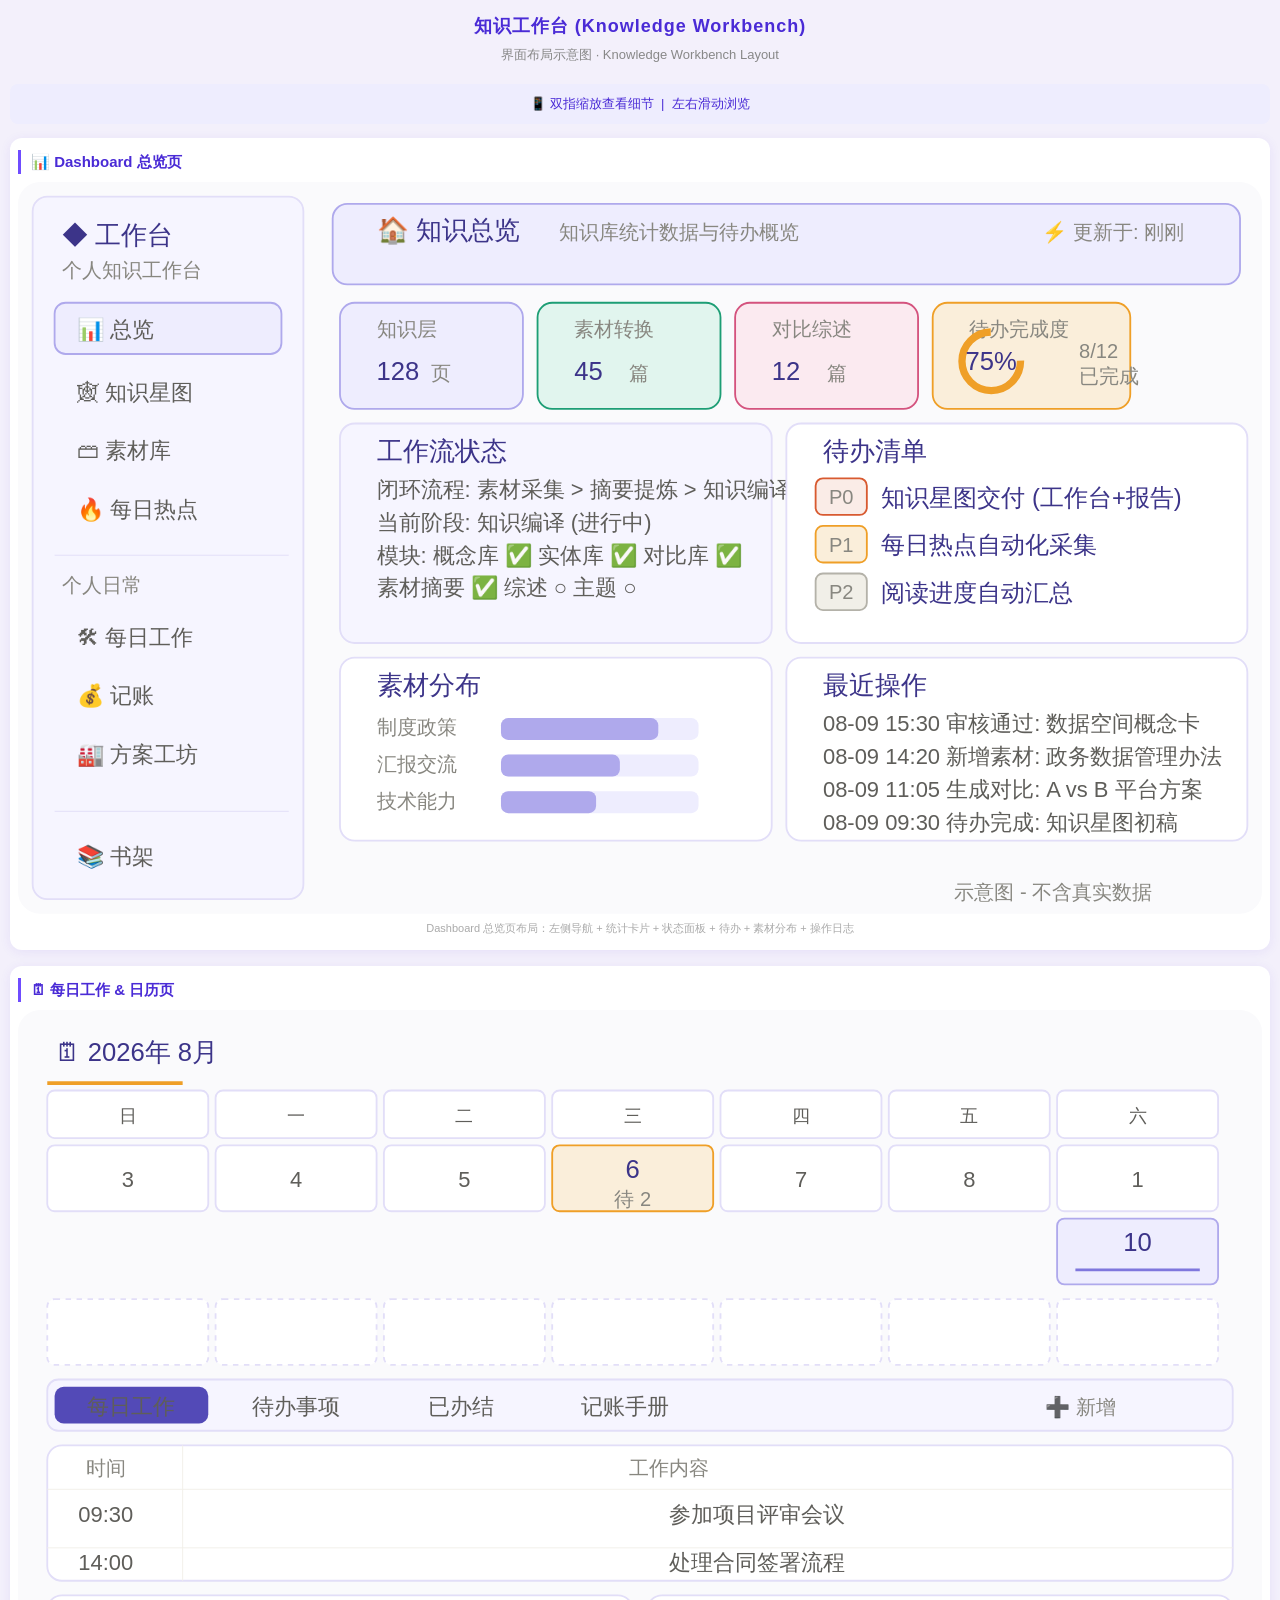
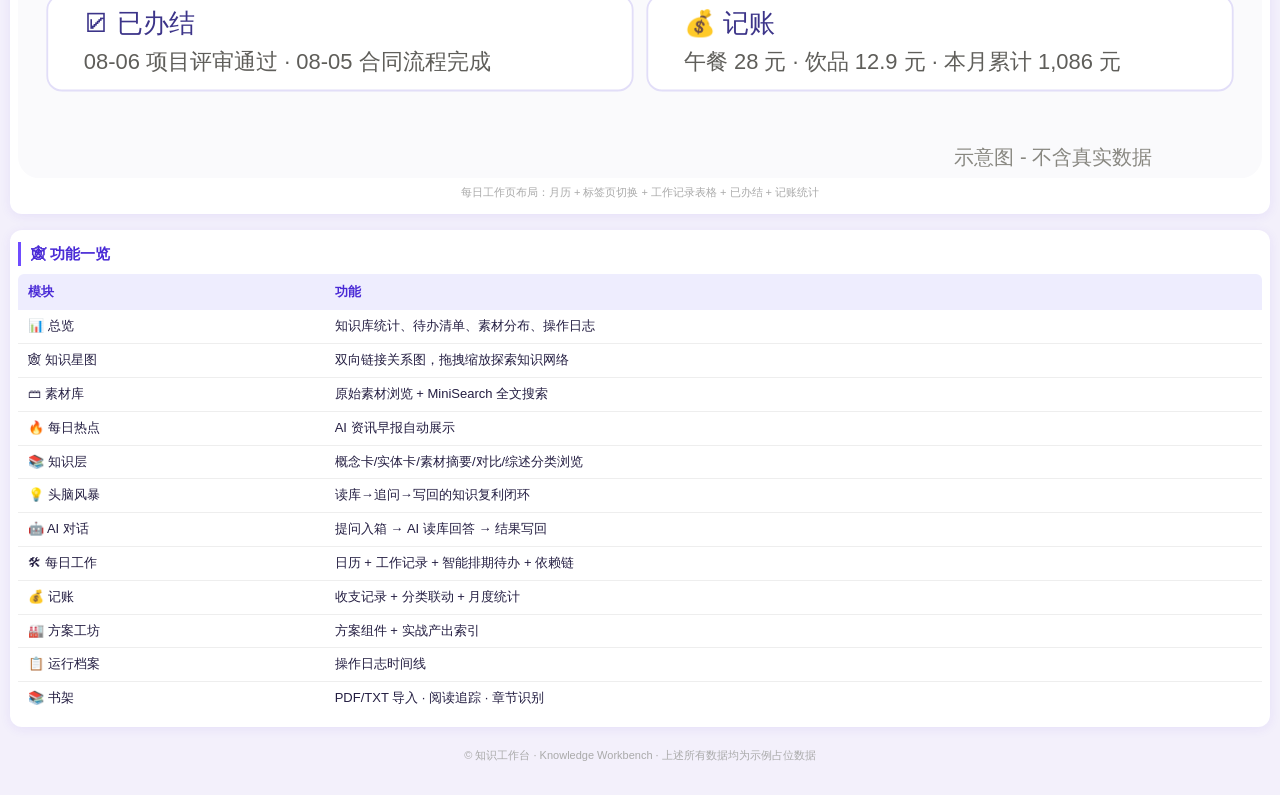
<file: 示意图-手机版.html>
<!DOCTYPE html>
<html lang="zh-CN">
<head>
<meta charset="UTF-8">
<meta name="viewport" content="width=device-width, initial-scale=1.0, maximum-scale=3.0, user-scalable=yes">
<title>知识工作台 - 界面示意图</title>
<style>
  * { margin: 0; padding: 0; box-sizing: border-box; }
  body {
    font-family: -apple-system, 'PingFang SC', 'Microsoft YaHei', sans-serif;
    background: #F3F0FB; color: #241e42; line-height: 1.6;
    padding: 12px 10px 30px;
    -webkit-text-size-adjust: 100%;
  }
  h1 {
    text-align: center; font-size: 18px; color: #4A2BD6;
    margin-bottom: 4px; letter-spacing: 1px;
  }
  .subtitle { text-align: center; font-size: 13px; color: #888; margin-bottom: 18px; }

  .card {
    background: #fff; border-radius: 12px;
    padding: 12px 8px; margin-bottom: 16px;
    box-shadow: 0 2px 12px rgba(74,43,214,0.08);
    overflow-x: auto;
    -webkit-overflow-scrolling: touch;
  }
  .card h3 {
    font-size: 15px; color: #4A2BD6; padding: 0 8px; margin-bottom: 8px;
    border-left: 3px solid #6f4cff; padding-left: 10px;
  }
  .card svg {
    width: 100%; height: auto; min-width: 320px; display: block;
  }
  .note {
    text-align: center; font-size: 11px; color: #aaa; margin-top: 6px;
  }
  .tip {
    background: #EEEDFE; border-radius: 8px; padding: 10px 14px;
    font-size: 13px; color: #4A2BD6; text-align: center;
    margin-bottom: 14px;
  }

  /* dark mode */
  @media (prefers-color-scheme: dark) {
    body { background: #1a1730; color: #d0c8f0; }
    .card { background: #241e42; box-shadow: 0 2px 12px rgba(0,0,0,0.3); }
    .card h3 { color: #a89cf8; }
    .subtitle { color: #7a75a0; }
    .tip { background: #2d2750; color: #a89cf8; }
    .note { color: #6a6570; }
    h1 { color: #a89cf8; }
  }
</style>
</head>
<body>

<h1>知识工作台 (Knowledge Workbench)</h1>
<p class="subtitle">界面布局示意图 · Knowledge Workbench Layout</p>

<p class="tip">&#x1F4F1; 双指缩放查看细节 &nbsp;|&nbsp; 左右滑动浏览</p>

<div class="card">
  <h3>&#x1F4CA; Dashboard 总览页</h3>
  <svg viewBox="0 0 680 400" xmlns="http://www.w3.org/2000/svg">
    <defs>
      <style>
        text { font-family: -apple-system, 'PingFang SC', 'Microsoft YaHei', sans-serif; }
        .t { font-size: 14px; font-weight: 500; fill: #3C3489; }
        .ts { font-size: 12px; font-weight: 400; fill: #5F5E5A; }
        .th { font-size: 14px; font-weight: 500; fill: #3C3489; }
        .ti { font-size: 13px; font-weight: 400; fill: #3C3489; }
        .tc { font-size: 11px; font-weight: 400; fill: #888780; }
        .box { fill: #EEEDFE; stroke: #AFA9EC; }
        .box-amber { fill: #FAEEDA; stroke: #EF9F27; }
        .box-teal { fill: #E1F5EE; stroke: #1D9E75; }
        .box-pink { fill: #FBEAF0; stroke: #D4537E; }
        .box-coral { fill: #FAECE7; stroke: #D85A30; }
      </style>
    </defs>
    <rect x="0" y="0" width="680" height="400" fill="#FAFAFC" rx="12"/>

    <!-- Sidebar -->
    <rect x="8" y="8" width="148" height="384" fill="#F6F5FF" stroke="#E2DEF8" rx="8"/>
    <text class="t" x="24" y="34">&#9670; 工作台</text>
    <text class="tc" x="24" y="52">个人知识工作台</text>
    <rect class="box" x="20" y="66" width="124" height="28" rx="6"/>
    <text class="ts" x="32" y="85" fill="#534AB7">&#x1F4CA; 总览</text>
    <rect x="20" y="100" width="124" height="28" rx="6" fill="transparent"/>
    <text class="ts" x="32" y="119">&#x1F578; 知识星图</text>
    <rect x="20" y="132" width="124" height="28" rx="6" fill="transparent"/>
    <text class="ts" x="32" y="151">&#x1F5C3; 素材库</text>
    <rect x="20" y="164" width="124" height="28" rx="6" fill="transparent"/>
    <text class="ts" x="32" y="183">&#x1F525; 每日热点</text>
    <line x1="20" y1="204" x2="148" y2="204" stroke="#E2DEF8" stroke-width="0.5"/>
    <text class="tc" x="24" y="224">个人日常</text>
    <text class="ts" x="32" y="253">&#x1F6E0; 每日工作</text>
    <text class="ts" x="32" y="285">&#x1F4B0; 记账</text>
    <text class="ts" x="32" y="317">&#x1F3ED; 方案工坊</text>
    <line x1="20" y1="344" x2="148" y2="344" stroke="#E2DEF8" stroke-width="0.5"/>
    <text class="ts" x="32" y="373">&#x1F4DA; 书架</text>

    <!-- Top bar -->
    <rect x="172" y="12" width="496" height="44" fill="#EEEDFE" stroke="#AFA9EC" rx="8"/>
    <text class="th" x="196" y="31" fill="#534AB7">&#x1F3E0; 知识总览</text>
    <text class="tc" x="296" y="31">知识库统计数据与待办概览</text>
    <text class="tc" x="560" y="31">&#x26A1; 更新于: 刚刚</text>

    <!-- Stat cards -->
    <rect class="box" x="176" y="66" width="100" height="58" rx="8"/>
    <text class="tc" x="196" y="84">知识层</text>
    <text class="th" x="196" y="108" fill="#534AB7">128</text>
    <text class="tc" x="226" y="108">页</text>
    <rect class="box-teal" x="284" y="66" width="100" height="58" rx="8"/>
    <text class="tc" x="304" y="84">素材转换</text>
    <text class="th" x="304" y="108" fill="#0F6E56">45</text>
    <text class="tc" x="334" y="108">篇</text>
    <rect class="box-pink" x="392" y="66" width="100" height="58" rx="8"/>
    <text class="tc" x="412" y="84">对比综述</text>
    <text class="th" x="412" y="108" fill="#993556">12</text>
    <text class="tc" x="442" y="108">篇</text>
    <rect class="box-amber" x="500" y="66" width="108" height="58" rx="8"/>
    <text class="tc" x="520" y="84">待办完成度</text>
    <circle cx="532" cy="98" r="16" fill="none" stroke="#EF9F27" stroke-width="4" stroke-dasharray="75 25"/>
    <text class="th" x="532" y="103" text-anchor="middle" fill="#BA7517" font-size="10px">75%</text>
    <text class="tc" x="580" y="96">8/12</text>
    <text class="tc" x="580" y="110">已完成</text>

    <!-- Status panel -->
    <rect x="176" y="132" width="236" height="120" fill="#F6F5FF" stroke="#E2DEF8" rx="8"/>
    <text class="th" x="196" y="152" fill="#534AB7">工作流状态</text>
    <text class="ts" x="196" y="172">闭环流程: 素材采集 > 摘要提炼 > 知识编译</text>
    <text class="ts" x="196" y="190">当前阶段: 知识编译 (进行中)</text>
    <text class="ts" x="196" y="208">模块: 概念库 &#x2705; 实体库 &#x2705; 对比库 &#x2705;</text>
    <text class="ts" x="196" y="226">      素材摘要 &#x2705; 综述 &#x25CB; 主题 &#x25CB;</text>

    <!-- Todo list -->
    <rect x="420" y="132" width="252" height="120" fill="#FFF" stroke="#E2DEF8" rx="8"/>
    <text class="th" x="440" y="152" fill="#534AB7">待办清单</text>
    <rect class="box-coral" x="436" y="162" width="28" height="20" rx="4"/>
    <text class="tc" x="450" y="176" text-anchor="middle" fill="#712B13">P0</text>
    <text class="ti" x="472" y="177">知识星图交付 (工作台+报告)</text>
    <rect class="box-amber" x="436" y="188" width="28" height="20" rx="4"/>
    <text class="tc" x="450" y="202" text-anchor="middle" fill="#854F0B">P1</text>
    <text class="ti" x="472" y="203">每日热点自动化采集</text>
    <rect x="436" y="214" width="28" height="20" fill="#F1EFE8" stroke="#B4B2A9" rx="4"/>
    <text class="tc" x="450" y="228" text-anchor="middle" fill="#5F5E5A">P2</text>
    <text class="ti" x="472" y="229">阅读进度自动汇总</text>

    <!-- Source distribution -->
    <rect x="176" y="260" width="236" height="100" fill="#FFF" stroke="#E2DEF8" rx="8"/>
    <text class="th" x="196" y="280" fill="#534AB7">素材分布</text>
    <text class="tc" x="196" y="302">制度政策</text>
    <rect x="264" y="293" width="108" height="12" fill="#EEEDFE" rx="4"/>
    <rect x="264" y="293" width="86" height="12" fill="#AFA9EC" rx="4"/>
    <text class="tc" x="196" y="322">汇报交流</text>
    <rect x="264" y="313" width="108" height="12" fill="#EEEDFE" rx="4"/>
    <rect x="264" y="313" width="65" height="12" fill="#AFA9EC" rx="4"/>
    <text class="tc" x="196" y="342">技术能力</text>
    <rect x="264" y="333" width="108" height="12" fill="#EEEDFE" rx="4"/>
    <rect x="264" y="333" width="52" height="12" fill="#AFA9EC" rx="4"/>

    <!-- Recent activity -->
    <rect x="420" y="260" width="252" height="100" fill="#FFF" stroke="#E2DEF8" rx="8"/>
    <text class="th" x="440" y="280" fill="#534AB7">最近操作</text>
    <text class="ts" x="440" y="300">08-09 15:30  审核通过: 数据空间概念卡</text>
    <text class="ts" x="440" y="318">08-09 14:20  新增素材: 政务数据管理办法</text>
    <text class="ts" x="440" y="336">08-09 11:05  生成对比: A vs B 平台方案</text>
    <text class="ts" x="440" y="354">08-09 09:30  待办完成: 知识星图初稿</text>

    <text class="tc" x="620" y="392" text-anchor="end">示意图 - 不含真实数据</text>
  </svg>
  <p class="note">Dashboard 总览页布局：左侧导航 + 统计卡片 + 状态面板 + 待办 + 素材分布 + 操作日志</p>
</div>

<div class="card">
  <h3>&#x1F5D3; 每日工作 &amp; 日历页</h3>
  <svg viewBox="0 0 680 420" xmlns="http://www.w3.org/2000/svg">
    <defs>
      <style>
        text { font-family: -apple-system, 'PingFang SC', 'Microsoft YaHei', sans-serif; }
        .ts { font-size: 12px; font-weight: 400; fill: #5F5E5A; }
        .th { font-size: 14px; font-weight: 500; fill: #3C3489; }
        .tc { font-size: 11px; font-weight: 400; fill: #888780; }
        .td { font-size: 10px; font-weight: 400; fill: #5F5E5A; }
        .cal-cell { fill: #FFF; stroke: #E2DEF8; }
        .cal-today { fill: #EEEDFE; stroke: #AFA9EC; }
        .cal-marker { fill: #FAEEDA; stroke: #EF9F27; }
      </style>
    </defs>
    <rect x="0" y="0" width="680" height="420" fill="#FAFAFC" rx="12"/>

    <text class="th" x="20" y="28">&#x1F5D3; 2026年 8月</text>
    <line x1="16" y1="40" x2="90" y2="40" stroke="#EF9F27" stroke-width="2"/>

    <!-- Calendar headers -->
    <rect class="cal-cell" x="16" y="44" width="88" height="26" rx="4"/>
    <text class="td" x="60" y="61" text-anchor="middle" fill="#888780">日</text>
    <rect class="cal-cell" x="108" y="44" width="88" height="26" rx="4"/>
    <text class="td" x="152" y="61" text-anchor="middle" fill="#888780">一</text>
    <rect class="cal-cell" x="200" y="44" width="88" height="26" rx="4"/>
    <text class="td" x="244" y="61" text-anchor="middle" fill="#888780">二</text>
    <rect class="cal-cell" x="292" y="44" width="88" height="26" rx="4"/>
    <text class="td" x="336" y="61" text-anchor="middle" fill="#888780">三</text>
    <rect class="cal-cell" x="384" y="44" width="88" height="26" rx="4"/>
    <text class="td" x="428" y="61" text-anchor="middle" fill="#888780">四</text>
    <rect class="cal-cell" x="476" y="44" width="88" height="26" rx="4"/>
    <text class="td" x="520" y="61" text-anchor="middle" fill="#888780">五</text>
    <rect class="cal-cell" x="568" y="44" width="88" height="26" rx="4"/>
    <text class="td" x="612" y="61" text-anchor="middle" fill="#888780">六</text>

    <!-- Week 1 -->
    <rect class="cal-cell" x="568" y="74" width="88" height="36" rx="4"/>
    <text class="ts" x="612" y="97" text-anchor="middle" fill="#B4B2A9">1</text>
    <rect class="cal-cell" x="16" y="74" width="88" height="36" rx="4"/>
    <text class="ts" x="60" y="97" text-anchor="middle">3</text>
    <rect class="cal-cell" x="108" y="74" width="88" height="36" rx="4"/>
    <text class="ts" x="152" y="97" text-anchor="middle">4</text>
    <rect class="cal-cell" x="200" y="74" width="88" height="36" rx="4"/>
    <text class="ts" x="244" y="97" text-anchor="middle">5</text>
    <rect class="cal-marker" x="292" y="74" width="88" height="36" rx="4"/>
    <text class="th" x="336" y="92" text-anchor="middle" fill="#854F0B">6</text>
    <text class="tc" x="336" y="107" text-anchor="middle" fill="#BA7517">待 2</text>
    <rect class="cal-cell" x="384" y="74" width="88" height="36" rx="4"/>
    <text class="ts" x="428" y="97" text-anchor="middle">7</text>
    <rect class="cal-cell" x="476" y="74" width="88" height="36" rx="4"/>
    <text class="ts" x="520" y="97" text-anchor="middle">8</text>

    <!-- Today -->
    <rect class="cal-today" x="568" y="114" width="88" height="36" rx="4"/>
    <text class="th" x="612" y="132" text-anchor="middle" fill="#534AB7">10</text>
    <line x1="578" y1="142" x2="646" y2="142" stroke="#7F77DD" stroke-width="1.5"/>

    <!-- Row 3 (dashed = future) -->
    <rect x="16" y="158" width="88" height="36" fill="#FFF" stroke="#E2DEF8" rx="4" stroke-dasharray="3,3"/>
    <rect x="108" y="158" width="88" height="36" fill="#FFF" stroke="#E2DEF8" rx="4" stroke-dasharray="3,3"/>
    <rect x="200" y="158" width="88" height="36" fill="#FFF" stroke="#E2DEF8" rx="4" stroke-dasharray="3,3"/>
    <rect x="292" y="158" width="88" height="36" fill="#FFF" stroke="#E2DEF8" rx="4" stroke-dasharray="3,3"/>
    <rect x="384" y="158" width="88" height="36" fill="#FFF" stroke="#E2DEF8" rx="4" stroke-dasharray="3,3"/>
    <rect x="476" y="158" width="88" height="36" fill="#FFF" stroke="#E2DEF8" rx="4" stroke-dasharray="3,3"/>
    <rect x="568" y="158" width="88" height="36" fill="#FFF" stroke="#E2DEF8" rx="4" stroke-dasharray="3,3"/>

    <!-- Tabs -->
    <rect x="16" y="202" width="648" height="28" rx="6" fill="#F6F5FF" stroke="#E2DEF8"/>
    <rect x="20" y="206" width="84" height="20" fill="#534AB7" rx="5"/>
    <text class="ts" x="62" y="221" text-anchor="middle" fill="#FFF">每日工作</text>
    <text class="ts" x="152" y="221" text-anchor="middle">待办事项</text>
    <text class="ts" x="242" y="221" text-anchor="middle">已办结</text>
    <text class="ts" x="332" y="221" text-anchor="middle">记账手册</text>
    <text class="tc" x="600" y="221" text-anchor="end">&#x2795; 新增</text>

    <!-- Work table -->
    <rect x="16" y="238" width="648" height="74" fill="#FFF" stroke="#E2DEF8" rx="8"/>
    <line x1="16" y1="262" x2="664" y2="262" stroke="#F1EFE8" stroke-width="0.5"/>
    <text class="tc" x="48" y="254" text-anchor="middle">时间</text>
    <text class="tc" x="356" y="254" text-anchor="middle">工作内容</text>
    <line x1="90" y1="238" x2="90" y2="312" stroke="#F1EFE8" stroke-width="0.5"/>
    <text class="ts" x="48" y="280" text-anchor="middle">09:30</text>
    <text class="ts" x="356" y="280">参加项目评审会议</text>
    <line x1="16" y1="294" x2="664" y2="294" stroke="#F1EFE8" stroke-width="0.5"/>
    <text class="ts" x="48" y="306" text-anchor="middle">14:00</text>
    <text class="ts" x="356" y="306">处理合同签署流程</text>

    <!-- Completed -->
    <rect x="16" y="320" width="320" height="52" fill="#FFF" stroke="#E2DEF8" rx="8"/>
    <text class="th" x="36" y="340" fill="#534AB7">&#x2611; 已办结</text>
    <text class="ts" x="36" y="360">08-06 项目评审通过  ·  08-05 合同流程完成</text>

    <!-- Bookkeeping -->
    <rect x="344" y="320" width="320" height="52" fill="#FFF" stroke="#E2DEF8" rx="8"/>
    <text class="th" x="364" y="340" fill="#534AB7">&#x1F4B0; 记账</text>
    <text class="ts" x="364" y="360">午餐 28 元  ·  饮品 12.9 元  ·  本月累计 1,086 元</text>

    <text class="tc" x="620" y="412" text-anchor="end">示意图 - 不含真实数据</text>
  </svg>
  <p class="note">每日工作页布局：月历 + 标签页切换 + 工作记录表格 + 已办结 + 记账统计</p>
</div>

<div class="card">
  <h3>&#x1F578; 功能一览</h3>
  <table style="width:100%;border-collapse:collapse;font-size:13px;">
    <tr><th style="padding:8px 10px;background:#EEEDFE;color:#4A2BD6;text-align:left;border-radius:6px 0 0 0;">模块</th><th style="padding:8px 10px;background:#EEEDFE;color:#4A2BD6;text-align:left;border-radius:0 6px 0 0;">功能</th></tr>
    <tr style="border-bottom:1px solid #eee;"><td style="padding:6px 10px;font-weight:500;">📊 总览</td><td style="padding:6px 10px;">知识库统计、待办清单、素材分布、操作日志</td></tr>
    <tr style="border-bottom:1px solid #eee;"><td style="padding:6px 10px;font-weight:500;">🕸 知识星图</td><td style="padding:6px 10px;">双向链接关系图，拖拽缩放探索知识网络</td></tr>
    <tr style="border-bottom:1px solid #eee;"><td style="padding:6px 10px;font-weight:500;">🗃 素材库</td><td style="padding:6px 10px;">原始素材浏览 + MiniSearch 全文搜索</td></tr>
    <tr style="border-bottom:1px solid #eee;"><td style="padding:6px 10px;font-weight:500;">🔥 每日热点</td><td style="padding:6px 10px;">AI 资讯早报自动展示</td></tr>
    <tr style="border-bottom:1px solid #eee;"><td style="padding:6px 10px;font-weight:500;">📚 知识层</td><td style="padding:6px 10px;">概念卡/实体卡/素材摘要/对比/综述分类浏览</td></tr>
    <tr style="border-bottom:1px solid #eee;"><td style="padding:6px 10px;font-weight:500;">💡 头脑风暴</td><td style="padding:6px 10px;">读库→追问→写回的知识复利闭环</td></tr>
    <tr style="border-bottom:1px solid #eee;"><td style="padding:6px 10px;font-weight:500;">🤖 AI 对话</td><td style="padding:6px 10px;">提问入箱 → AI 读库回答 → 结果写回</td></tr>
    <tr style="border-bottom:1px solid #eee;"><td style="padding:6px 10px;font-weight:500;">🛠 每日工作</td><td style="padding:6px 10px;">日历 + 工作记录 + 智能排期待办 + 依赖链</td></tr>
    <tr style="border-bottom:1px solid #eee;"><td style="padding:6px 10px;font-weight:500;">💰 记账</td><td style="padding:6px 10px;">收支记录 + 分类联动 + 月度统计</td></tr>
    <tr style="border-bottom:1px solid #eee;"><td style="padding:6px 10px;font-weight:500;">🏭 方案工坊</td><td style="padding:6px 10px;">方案组件 + 实战产出索引</td></tr>
    <tr style="border-bottom:1px solid #eee;"><td style="padding:6px 10px;font-weight:500;">📋 运行档案</td><td style="padding:6px 10px;">操作日志时间线</td></tr>
    <tr><td style="padding:6px 10px;font-weight:500;">📚 书架</td><td style="padding:6px 10px;">PDF/TXT 导入 · 阅读追踪 · 章节识别</td></tr>
  </table>
</div>

<p class="note" style="margin-top:20px;">&#xA9; 知识工作台 · Knowledge Workbench · 上述所有数据均为示例占位数据</p>

</body>
</html>
</file>
